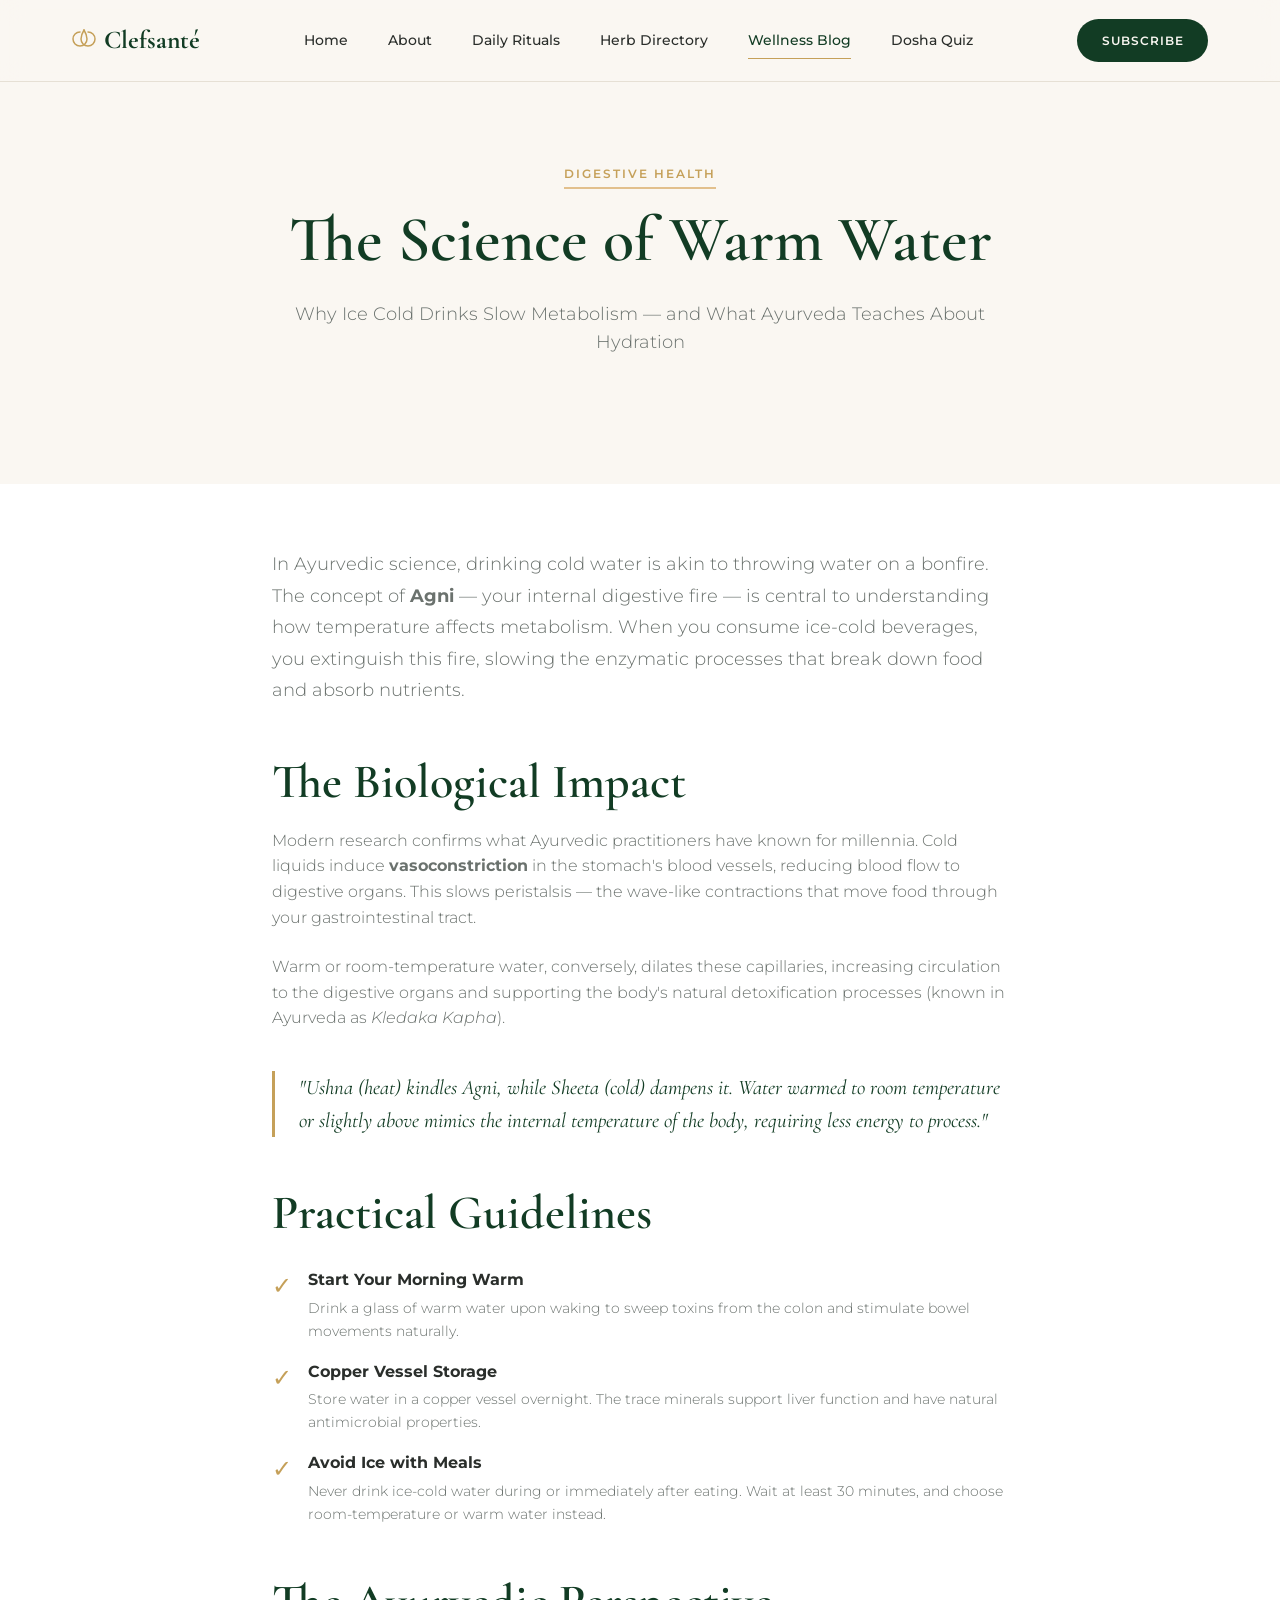
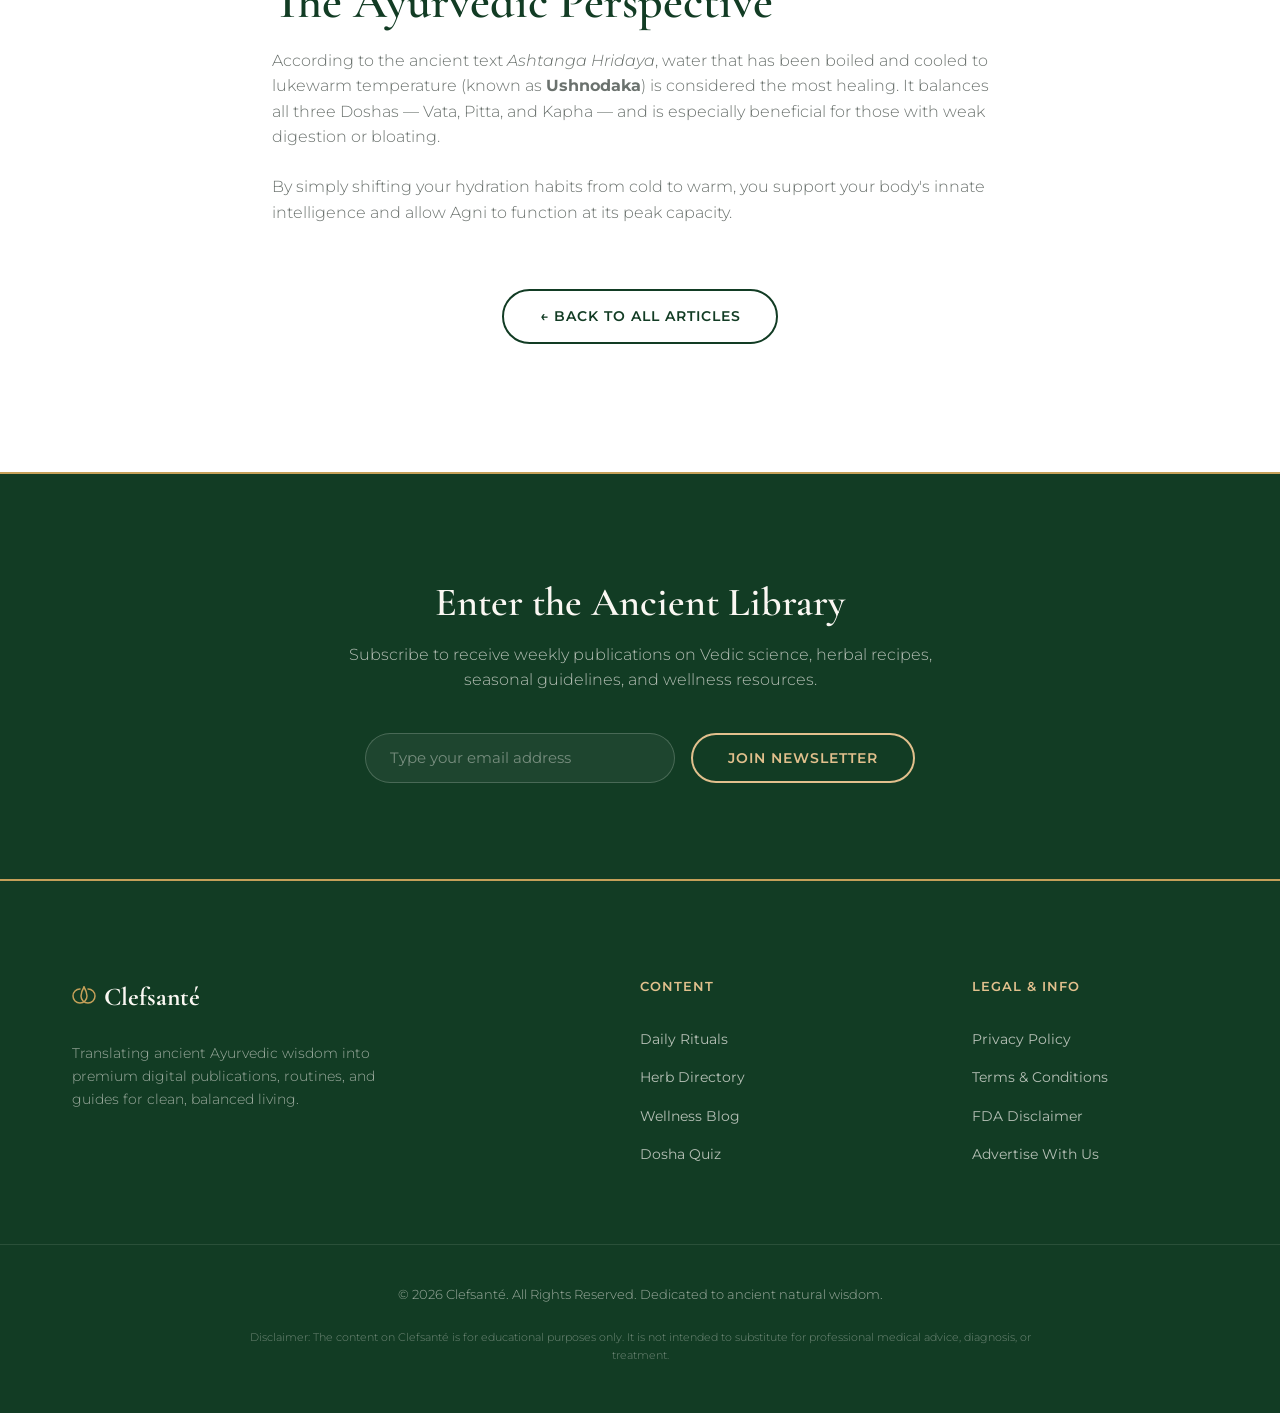
<file: article-warm-water.html>
<!DOCTYPE html>
<html lang="en">
<head>
    <meta charset="UTF-8">
    <meta name="viewport" content="width=device-width, initial-scale=1.0">
    <meta name="description" content="Learn why warm water is essential for Ayurvedic digestion and how cold drinks slow your metabolic fire (Agni).">
    <title>The Science of Warm Water - Clefsanté Wellness</title>
    <link rel="preconnect" href="https://fonts.googleapis.com">
    <link rel="preconnect" href="https://fonts.gstatic.com" crossorigin>
    <link href="https://fonts.googleapis.com/css2?family=Cormorant+Garamond:ital,wght@0,300;0,400;0,600;0,700;1,400&family=Montserrat:wght@300;400;500;600;700&display=swap" rel="stylesheet">
    <link rel="stylesheet" href="style.css">
    <!-- Google AdSense -->
    <script async src="https://pagead2.googlesyndication.com/pagead/js/adsbygoogle.js?client=ca-pub-7567710578353984"
     crossorigin="anonymous"></script>
</head>
<body>

    <header class="main-header">
        <div class="container">
            <a href="index.html" class="logo">
                <svg width="24" height="24" viewBox="0 0 24 24" fill="none" xmlns="http://www.w3.org/2000/svg">
                    <path d="M12 2C12 2 15 7 15 11C15 14.866 11.866 18 8 18C4.13401 18 1 14.866 1 11C1 7 4.13401 4 8 4" stroke="var(--gold-color)" stroke-width="1.5" stroke-linecap="round"/>
                    <path d="M12 2C12 2 9 7 9 11C9 14.866 12.134 18 16 18C19.866 18 23 14.866 23 11C23 7 19.866 4 16 4" stroke="var(--gold-color)" stroke-width="1.5" stroke-linecap="round"/>
                </svg>
                <span>Clefsanté</span>
            </a>
            <nav class="nav-links">
                <a href="index.html">Home</a>
                <a href="about.html">About</a>
                <a href="rituals.html">Daily Rituals</a>
                <a href="herbs.html">Herb Directory</a>
                <a href="blog.html" class="active">Wellness Blog</a>
                <a href="quiz.html">Dosha Quiz</a>
            </nav>
            <div class="header-actions">
                <a href="#newsletter-signup" class="btn btn-primary btn-sm">Subscribe</a>
                <button class="mobile-menu-toggle" aria-label="Toggle Menu">
                    <span></span><span></span><span></span>
                </button>
            </div>
        </div>
    </header>

    <section class="subpage-hero text-center" style="padding: 10rem 0 4rem 0;">
        <div class="container">
            <div class="badge">Digestive Health</div>
            <h1>The Science of Warm Water</h1>
            <p class="section-subtitle">Why Ice Cold Drinks Slow Metabolism — and What Ayurveda Teaches About Hydration</p>
        </div>
    </section>

    <section style="padding: 4rem 0 8rem 0; background-color: var(--bg-white);">
        <div class="container" style="max-width: 800px;">
            <p style="font-size: 1.1rem; line-height: 1.8;">In Ayurvedic science, drinking cold water is akin to throwing water on a bonfire. The concept of <strong>Agni</strong> — your internal digestive fire — is central to understanding how temperature affects metabolism. When you consume ice-cold beverages, you extinguish this fire, slowing the enzymatic processes that break down food and absorb nutrients.</p>

            <h2 style="margin-top: 3rem;">The Biological Impact</h2>
            <p>Modern research confirms what Ayurvedic practitioners have known for millennia. Cold liquids induce <strong>vasoconstriction</strong> in the stomach's blood vessels, reducing blood flow to digestive organs. This slows peristalsis — the wave-like contractions that move food through your gastrointestinal tract.</p>
            <p>Warm or room-temperature water, conversely, dilates these capillaries, increasing circulation to the digestive organs and supporting the body's natural detoxification processes (known in Ayurveda as <em>Kledaka Kapha</em>).</p>

            <blockquote style="border-left: 3px solid var(--gold-color); padding-left: 1.5rem; margin: 2.5rem 0; font-family: var(--font-serif); font-size: 1.3rem; font-style: italic; color: var(--primary-color);">
                "Ushna (heat) kindles Agni, while Sheeta (cold) dampens it. Water warmed to room temperature or slightly above mimics the internal temperature of the body, requiring less energy to process."
            </blockquote>

            <h2 style="margin-top: 3rem;">Practical Guidelines</h2>
            <ul style="list-style: none; display: grid; gap: 1rem; margin-top: 1.5rem;">
                <li style="display: flex; gap: 1rem; align-items: flex-start;">
                    <span style="font-size: 1.5rem; color: var(--gold-color);">✓</span>
                    <div>
                        <strong>Start Your Morning Warm</strong>
                        <p style="font-size: 0.9rem; margin: 0.25rem 0 0 0;">Drink a glass of warm water upon waking to sweep toxins from the colon and stimulate bowel movements naturally.</p>
                    </div>
                </li>
                <li style="display: flex; gap: 1rem; align-items: flex-start;">
                    <span style="font-size: 1.5rem; color: var(--gold-color);">✓</span>
                    <div>
                        <strong>Copper Vessel Storage</strong>
                        <p style="font-size: 0.9rem; margin: 0.25rem 0 0 0;">Store water in a copper vessel overnight. The trace minerals support liver function and have natural antimicrobial properties.</p>
                    </div>
                </li>
                <li style="display: flex; gap: 1rem; align-items: flex-start;">
                    <span style="font-size: 1.5rem; color: var(--gold-color);">✓</span>
                    <div>
                        <strong>Avoid Ice with Meals</strong>
                        <p style="font-size: 0.9rem; margin: 0.25rem 0 0 0;">Never drink ice-cold water during or immediately after eating. Wait at least 30 minutes, and choose room-temperature or warm water instead.</p>
                    </div>
                </li>
            </ul>

            <h2 style="margin-top: 3rem;">The Ayurvedic Perspective</h2>
            <p>According to the ancient text <em>Ashtanga Hridaya</em>, water that has been boiled and cooled to lukewarm temperature (known as <strong>Ushnodaka</strong>) is considered the most healing. It balances all three Doshas — Vata, Pitta, and Kapha — and is especially beneficial for those with weak digestion or bloating.</p>
            <p>By simply shifting your hydration habits from cold to warm, you support your body's innate intelligence and allow Agni to function at its peak capacity.</p>

            <div class="text-center" style="margin-top: 4rem;">
                <a href="blog.html" class="btn btn-outline">← Back to All Articles</a>
            </div>
        </div>
    </section>

    <section id="newsletter-signup" class="newsletter-callout">
        <div class="container text-center">
            <h3>Enter the Ancient Library</h3>
            <p>Subscribe to receive weekly publications on Vedic science, herbal recipes, seasonal guidelines, and wellness resources.</p>
            <form id="footer-newsletter-form" class="footer-newsletter">
                <input type="email" placeholder="Type your email address" required>
                <button type="submit" class="btn btn-outline">Join Newsletter</button>
            </form>
            <div id="footer-newsletter-success" class="newsletter-success text-white">
                <span>✓ Successfully subscribed! Thank you for joining Clefsanté.</span>
            </div>
        </div>
    </section>

    <footer>
        <div class="container footer-content">
            <div class="footer-brand">
                <a href="index.html" class="logo">
                    <svg width="24" height="24" viewBox="0 0 24 24" fill="none" xmlns="http://www.w3.org/2000/svg">
                        <path d="M12 2C12 2 15 7 15 11C15 14.866 11.866 18 8 18C4.13401 18 1 14.866 1 11C1 7 4.13401 4 8 4" stroke="var(--gold-color)" stroke-width="1.5" stroke-linecap="round"/>
                        <path d="M12 2C12 2 9 7 9 11C9 14.866 12.134 18 16 18C19.866 18 23 14.866 23 11C23 7 19.866 4 16 4" stroke="var(--gold-color)" stroke-width="1.5" stroke-linecap="round"/>
                    </svg>
                    <span>Clefsanté</span>
                </a>
                <p>Translating ancient Ayurvedic wisdom into premium digital publications, routines, and guides for clean, balanced living.</p>
            </div>
            <div class="footer-links">
                <h4>Content</h4>
                <ul>
                    <li><a href="rituals.html">Daily Rituals</a></li>
                    <li><a href="herbs.html">Herb Directory</a></li>
                    <li><a href="blog.html">Wellness Blog</a></li>
                    <li><a href="quiz.html">Dosha Quiz</a></li>
                </ul>
            </div>
            <div class="footer-links">
                <h4>Legal & Info</h4>
                <ul>
                    <li><a href="#">Privacy Policy</a></li>
                    <li><a href="#">Terms & Conditions</a></li>
                    <li><a href="#">FDA Disclaimer</a></li>
                    <li><a href="#">Advertise With Us</a></li>
                </ul>
            </div>
        </div>
        <div class="footer-bottom text-center">
            <div class="container">
                <p>&copy; 2026 Clefsanté. All Rights Reserved. Dedicated to ancient natural wisdom.</p>
                <p class="disclaimer">Disclaimer: The content on Clefsanté is for educational purposes only. It is not intended to substitute for professional medical advice, diagnosis, or treatment.</p>
            </div>
        </div>
    </footer>

    <script src="ads.js"></script>
    <script src="multipage.js"></script>
</body>
</html>
</file>
<file: style.css>
/* ==========================================================================
   Clefsanté - Design System & Editorial Styles
   ========================================================================== */

:root {
    /* Color Palette */
    --primary-color: #123C24;       /* Deep Forest Green */
    --primary-light: #2A5A3E;       /* Herbal Green */
    --accent-color: #E2C08D;        /* Soft Gold */
    --gold-color: #C5A059;          /* Deep Gold */
    --gold-glow: rgba(197, 160, 89, 0.15);
    
    --bg-cream: #FAF7F2;            /* Luxurious Soft Cream */
    --bg-white: #FFFFFF;
    --text-charcoal: #2A2E2B;       /* Readable Charcoal */
    --text-muted: #6B726E;          /* Soft Muted Grey */
    --border-color: #E6E0D5;        /* Light Beige Border */

    /* Herb Tag Colors */
    --stress-bg: #F3E5F5;
    --stress-text: #7B1FA2;
    --immunity-bg: #E8F5E9;
    --immunity-text: #2E7D32;
    --digestion-bg: #FFF3E0;
    --digestion-text: #E65100;
    --skin-bg: #E0F7FA;
    --skin-text: #00838F;

    /* Dosha Colors */
    --vata-text: #0D47A1;
    --pitta-text: #D84315;
    --kapha-text: #1B5E20;

    /* Fonts */
    --font-serif: 'Cormorant Garamond', Georgia, serif;
    --font-sans: 'Montserrat', sans-serif;

    /* Layout & Spacing */
    --container-max-width: 1200px;
    --border-radius-sm: 8px;
    --border-radius-md: 16px;
    --border-radius-lg: 24px;
    --transition-smooth: all 0.4s cubic-bezier(0.16, 1, 0.3, 1);
}

/* Reset & Global */
* {
    margin: 0;
    padding: 0;
    box-sizing: border-box;
}

html {
    scroll-behavior: smooth;
    font-size: 16px;
}

body {
    background-color: var(--bg-cream);
    color: var(--text-charcoal);
    font-family: var(--font-sans);
    line-height: 1.6;
    overflow-x: hidden;
    -webkit-font-smoothing: antialiased;
}

/* Typography */
h1, h2, h3, h4 {
    font-family: var(--font-serif);
    color: var(--primary-color);
    font-weight: 600;
}

h1 {
    font-size: clamp(2.5rem, 5vw, 4rem);
    line-height: 1.1;
    margin-bottom: 1.5rem;
}

h2 {
    font-size: clamp(2rem, 4vw, 3rem);
    line-height: 1.2;
    margin-bottom: 1rem;
}

h3 {
    font-size: 1.8rem;
    margin-bottom: 0.75rem;
}

p {
    font-size: 1rem;
    font-weight: 300;
    color: var(--text-muted);
    margin-bottom: 1.5rem;
}

a {
    color: inherit;
    text-decoration: none;
}

/* Layout Containers */
.container {
    width: 100%;
    max-width: var(--container-max-width);
    margin: 0 auto;
    padding: 0 2rem;
}

section {
    padding: 8rem 0;
}

.grid-2 {
    display: grid;
    grid-template-columns: repeat(2, 1fr);
    gap: 4rem;
    align-items: center;
}

.grid-3 {
    display: grid;
    grid-template-columns: repeat(3, 1fr);
    gap: 2.5rem;
}

.grid-4 {
    display: grid;
    grid-template-columns: repeat(4, 1fr);
    gap: 2rem;
}

.gap-sm {
    gap: 1.5rem;
}

.text-center {
    text-align: center;
}

.section-subtitle {
    max-width: 700px;
    margin: 0 auto 4rem auto;
    font-size: 1.1rem;
}

/* Buttons */
.btn {
    display: inline-flex;
    align-items: center;
    justify-content: center;
    padding: 0.9rem 2.2rem;
    font-family: var(--font-sans);
    font-size: 0.85rem;
    font-weight: 600;
    letter-spacing: 1px;
    text-transform: uppercase;
    border-radius: 50px;
    cursor: pointer;
    transition: var(--transition-smooth);
    border: 2px solid transparent;
}

.btn-primary {
    background-color: var(--primary-color);
    color: var(--bg-cream);
}

.btn-primary:hover {
    background-color: var(--primary-light);
    transform: translateY(-2px);
    box-shadow: 0 10px 20px rgba(18, 60, 36, 0.15);
}

.btn-outline {
    background-color: transparent;
    border-color: var(--primary-color);
    color: var(--primary-color);
}

.btn-outline:hover {
    background-color: var(--primary-color);
    color: var(--bg-cream);
    transform: translateY(-2px);
}

.btn-sm {
    padding: 0.6rem 1.4rem;
    font-size: 0.75rem;
}

.btn-block {
    display: block;
    width: 100%;
}

.btn-link {
    background: none;
    border: none;
    color: var(--primary-color);
    font-family: var(--font-sans);
    font-size: 0.85rem;
    font-weight: 600;
    cursor: pointer;
    padding: 0;
    transition: var(--transition-smooth);
}

.btn-link:hover {
    color: var(--gold-color);
    padding-left: 5px;
}

.btn:disabled {
    background-color: #E2E7E4;
    border-color: #E2E7E4;
    color: #A3ACA7;
    cursor: not-allowed;
    transform: none !important;
    box-shadow: none !important;
}

/* Badges */
.badge {
    display: inline-block;
    font-family: var(--font-sans);
    font-size: 0.75rem;
    font-weight: 600;
    letter-spacing: 2px;
    text-transform: uppercase;
    color: var(--gold-color);
    margin-bottom: 1rem;
    border-bottom: 2px solid var(--accent-color);
    padding-bottom: 4px;
}

/* Header & Navigation */
.main-header {
    position: fixed;
    top: 0;
    left: 0;
    width: 100%;
    z-index: 1000;
    background-color: rgba(250, 247, 242, 0.8);
    backdrop-filter: blur(12px);
    border-bottom: 1px solid var(--border-color);
    transition: var(--transition-smooth);
    padding: 1.2rem 0;
}

.main-header.scrolled {
    padding: 0.8rem 0;
    background-color: rgba(250, 247, 242, 0.95);
    box-shadow: 0 4px 30px rgba(0, 0, 0, 0.03);
}

.main-header .container {
    display: flex;
    align-items: center;
    justify-content: space-between;
}

.logo {
    display: flex;
    align-items: center;
    gap: 0.5rem;
    font-family: var(--font-serif);
    font-size: 1.6rem;
    font-weight: 700;
    color: var(--primary-color);
}

.nav-links {
    display: flex;
    gap: 2.5rem;
}

.nav-links a {
    font-size: 0.85rem;
    font-weight: 500;
    color: var(--text-charcoal);
    position: relative;
    padding: 0.5rem 0;
    transition: var(--transition-smooth);
}

.nav-links a::after {
    content: '';
    position: absolute;
    bottom: 0;
    left: 0;
    width: 0;
    height: 1px;
    background-color: var(--gold-color);
    transition: var(--transition-smooth);
}

.nav-links a:hover,
.nav-links a.active {
    color: var(--primary-color);
}

.nav-links a:hover::after,
.nav-links a.active::after {
    width: 100%;
}

.header-actions {
    display: flex;
    align-items: center;
    gap: 1.5rem;
}

.mobile-menu-toggle {
    display: none;
    flex-direction: column;
    justify-content: space-between;
    width: 24px;
    height: 18px;
    background: transparent;
    border: none;
    cursor: pointer;
    z-index: 1001;
}

.mobile-menu-toggle span {
    width: 100%;
    height: 2px;
    background-color: var(--primary-color);
    border-radius: 2px;
    transition: var(--transition-smooth);
}

/* Hero Section */
.hero {
    padding-top: 12rem;
    position: relative;
    overflow: hidden;
}

.hero::before {
    content: '';
    position: absolute;
    top: -20%;
    right: -10%;
    width: 600px;
    height: 600px;
    border-radius: 50%;
    background: radial-gradient(circle, var(--gold-glow) 0%, rgba(250,247,242,0) 70%);
    z-index: -1;
}

.hero-content h1 {
    font-size: clamp(2.8rem, 5vw, 4.2rem);
    margin-bottom: 1.8rem;
}

.hero-content p {
    font-size: 1.1rem;
    margin-bottom: 2.5rem;
    max-width: 520px;
}

.hero-newsletter {
    display: flex;
    gap: 1rem;
    max-width: 500px;
    margin-bottom: 3.5rem;
}

.hero-newsletter input {
    flex: 1;
    font-family: var(--font-sans);
    font-size: 0.95rem;
    padding: 0.9rem 1.5rem;
    border: 1px solid var(--border-color);
    border-radius: 50px;
    background-color: var(--bg-white);
    color: var(--text-charcoal);
    outline: none;
    transition: var(--transition-smooth);
}

.hero-newsletter input:focus {
    border-color: var(--gold-color);
}

.newsletter-success {
    display: none;
    color: var(--primary-light);
    font-size: 0.85rem;
    font-weight: 600;
    margin-bottom: 3rem;
    animation: fadeIn 0.5s ease;
}

.newsletter-success.text-white {
    color: var(--accent-color);
}

.hero-stats {
    display: flex;
    gap: 3rem;
    border-top: 1px solid var(--border-color);
    padding-top: 2.5rem;
}

.stat-item {
    display: flex;
    flex-direction: column;
}

.stat-num {
    font-family: var(--font-serif);
    font-size: 2.2rem;
    font-weight: 700;
    color: var(--primary-color);
    line-height: 1;
    margin-bottom: 0.25rem;
}

.stat-label {
    font-size: 0.75rem;
    color: var(--text-muted);
    text-transform: uppercase;
    letter-spacing: 1px;
}

/* Floating Image Blob */
.hero-visual {
    position: relative;
    display: flex;
    justify-content: center;
    align-items: center;
}

.blob-wrapper {
    position: relative;
    width: 100%;
    max-width: 480px;
    aspect-ratio: 1;
}

.blob-bg {
    position: absolute;
    top: 5%;
    left: 5%;
    width: 90%;
    height: 90%;
    background: radial-gradient(circle, var(--accent-color) 0%, var(--gold-color) 100%);
    border-radius: 60% 40% 30% 70% / 60% 30% 70% 40%;
    opacity: 0.25;
    animation: blob-animate 12s infinite alternate ease-in-out;
    z-index: 1;
}

.hero-img {
    position: relative;
    width: 100%;
    height: 100%;
    object-fit: cover;
    border-radius: 50% 50% 35% 65% / 55% 45% 55% 45%;
    border: 3px solid var(--bg-cream);
    outline: 2px solid var(--gold-color);
    box-shadow: 0 20px 40px rgba(0, 0, 0, 0.1);
    z-index: 2;
    animation: blob-animate 12s infinite alternate-reverse ease-in-out;
}

@keyframes blob-animate {
    0% {
        border-radius: 60% 40% 30% 70% / 60% 30% 70% 40%;
    }
    50% {
        border-radius: 40% 60% 50% 50% / 50% 60% 40% 50%;
    }
    100% {
        border-radius: 50% 50% 35% 65% / 55% 45% 55% 45%;
    }
}

/* Ad Placeholders Styling */
.ad-container {
    max-width: var(--container-max-width);
    margin: 3rem auto;
    padding: 0 2rem;
}

.ad-box {
    background-color: #F3EFE9;
    border: 1px dashed var(--gold-color);
    border-radius: var(--border-radius-sm);
    position: relative;
    overflow: hidden;
    padding: 1.5rem 2rem;
    box-shadow: inset 0 0 10px rgba(0, 0, 0, 0.02);
}

.ad-slot {
    min-height: 90px;
    display: flex;
    align-items: center;
    justify-content: center;
}

.ad-slot.rectangle {
    min-height: 280px;
}

.ad-placeholder-preview {
    background-color: var(--bg-cream);
    border: 2px dashed var(--border-color);
    padding: 2rem;
    text-align: center;
    color: var(--text-muted);
    font-size: 0.85rem;
    border-radius: var(--border-radius-sm);
    width: 100%;
}

.ad-label {
    position: absolute;
    top: 5px;
    right: 10px;
    font-size: 0.6rem;
    text-transform: uppercase;
    letter-spacing: 1px;
    color: var(--text-muted);
    font-weight: 600;
}

.ad-box.leaderboard .ad-content {
    display: flex;
    align-items: center;
    justify-content: space-between;
    gap: 2rem;
}

.ad-box.leaderboard h4 {
    font-family: var(--font-sans);
    font-size: 0.95rem;
    font-weight: 700;
    text-transform: uppercase;
    color: var(--primary-color);
}

.ad-box.leaderboard p {
    font-size: 0.88rem;
    margin: 0;
    flex: 1;
}

.ad-btn {
    font-size: 0.75rem;
    font-weight: 700;
    text-transform: uppercase;
    background-color: var(--primary-color);
    color: var(--bg-cream);
    padding: 0.6rem 1.2rem;
    border-radius: 4px;
    letter-spacing: 0.5px;
    transition: var(--transition-smooth);
}

.ad-btn:hover {
    background-color: var(--primary-light);
}

/* Sidebar grid ad box */
.ad-card-grid {
    grid-column: span 1;
    display: flex;
}

.ad-box.rectangle {
    width: 100%;
    display: flex;
    flex-direction: column;
    justify-content: center;
    padding: 2rem;
}

.ad-content-rec h4 {
    font-family: var(--font-sans);
    font-size: 1rem;
    font-weight: 700;
    text-transform: uppercase;
    margin-bottom: 0.5rem;
    line-height: 1.3;
}

.ad-content-rec p {
    font-size: 0.82rem;
    line-height: 1.5;
    margin-bottom: 1.2rem;
}

.ad-btn-sm {
    display: inline-block;
    font-size: 0.7rem;
    font-weight: 700;
    text-transform: uppercase;
    border-bottom: 2px solid var(--primary-color);
    padding-bottom: 2px;
}

.ad-btn-sm:hover {
    color: var(--gold-color);
    border-color: var(--gold-color);
}

/* Daily Rituals (Dinacharya) Section */
.rituals-section {
    background-color: var(--bg-white);
    border-top: 1px solid var(--border-color);
    border-bottom: 1px solid var(--border-color);
}

.timeline-container {
    max-width: 900px;
    margin: 0 auto;
}

.timeline-tabs {
    display: grid;
    grid-template-columns: repeat(4, 1fr);
    border-bottom: 1px solid var(--border-color);
    margin-bottom: 3rem;
}

.timeline-tab {
    background: none;
    border: none;
    outline: none;
    padding: 1.5rem 1rem;
    cursor: pointer;
    font-family: var(--font-sans);
    text-align: center;
    transition: var(--transition-smooth);
    border-bottom: 3px solid transparent;
}

.timeline-tab:hover {
    background-color: rgba(26, 60, 36, 0.02);
}

.timeline-tab.active {
    border-bottom-color: var(--gold-color);
}

.time-hour {
    display: block;
    font-size: 0.8rem;
    font-weight: 600;
    color: var(--gold-color);
    margin-bottom: 0.25rem;
}

.time-name {
    display: block;
    font-family: var(--font-serif);
    font-size: 1.25rem;
    font-weight: 600;
    color: var(--primary-color);
}

.timeline-content-card {
    background-color: var(--bg-cream);
    border: 1px solid var(--border-color);
    border-radius: var(--border-radius-md);
    padding: 3.5rem;
    display: flex;
    align-items: center;
    gap: 3rem;
    animation: fadeIn 0.6s ease;
}

.timeline-ritual-icon {
    font-size: 4rem;
    width: 100px;
    height: 100px;
    border-radius: 50%;
    background-color: var(--bg-white);
    display: flex;
    align-items: center;
    justify-content: center;
    flex-shrink: 0;
    box-shadow: 0 10px 25px rgba(0, 0, 0, 0.03);
}

.timeline-ritual-text h3 {
    font-size: 2rem;
    margin-bottom: 0.5rem;
}

.timeline-ritual-text .ritual-meta {
    font-size: 0.8rem;
    font-weight: 600;
    text-transform: uppercase;
    letter-spacing: 1px;
    color: var(--text-muted);
    margin-bottom: 1.5rem;
    display: inline-block;
}

.timeline-ritual-text p {
    font-size: 1.02rem;
    margin-bottom: 0;
}

/* Herb Directory Section (Filterable Library) */
.filter-bar {
    display: flex;
    justify-content: center;
    flex-wrap: wrap;
    gap: 1rem;
    margin-bottom: 4rem;
}

.filter-btn {
    background-color: var(--bg-white);
    border: 1px solid var(--border-color);
    font-family: var(--font-sans);
    font-size: 0.8rem;
    font-weight: 600;
    letter-spacing: 0.5px;
    padding: 0.7rem 1.8rem;
    border-radius: 50px;
    cursor: pointer;
    transition: var(--transition-smooth);
}

.filter-btn:hover,
.filter-btn.active {
    background-color: var(--primary-color);
    color: var(--bg-cream);
    border-color: var(--primary-color);
    transform: translateY(-1px);
}

.herb-card {
    background-color: var(--bg-cream);
    border: 1px solid var(--border-color);
    border-radius: var(--border-radius-md);
    overflow: hidden;
    transition: var(--transition-smooth);
    cursor: pointer;
    display: flex;
    flex-direction: column;
}

.herb-card.fade-out {
    opacity: 0;
    transform: scale(0.9);
    display: none;
}

.herb-card.fade-in {
    animation: fadeIn 0.4s ease forwards;
}

.herb-card:hover {
    transform: translateY(-5px);
    box-shadow: 0 15px 30px rgba(18, 60, 36, 0.05);
    border-color: var(--accent-color);
}

.herb-img-placeholder {
    height: 160px;
    background-color: #ECE7DF;
    display: flex;
    align-items: center;
    justify-content: center;
    font-size: 2.8rem;
    position: relative;
    overflow: hidden;
}

.herb-info {
    padding: 1.6rem;
    flex: 1;
    display: flex;
    flex-direction: column;
}

.herb-info p.herb-desc {
    flex: 1;
}

.herb-tag {
    display: inline-block;
    align-self: flex-start;
    font-size: 0.65rem;
    font-weight: 600;
    text-transform: uppercase;
    letter-spacing: 1px;
    padding: 0.2rem 0.6rem;
    border-radius: 4px;
    margin-bottom: 1rem;
}

.herb-tag.stress { background-color: var(--stress-bg); color: var(--stress-text); }
.herb-tag.immunity { background-color: var(--immunity-bg); color: var(--immunity-text); }
.herb-tag.digestion { background-color: var(--digestion-bg); color: var(--digestion-text); }
.herb-tag.skin { background-color: var(--skin-bg); color: var(--skin-text); }

.herb-botanical {
    font-style: italic;
    font-size: 0.8rem;
    color: var(--text-muted);
    margin-bottom: 1rem;
}

.herb-desc {
    font-size: 0.88rem;
    margin-bottom: 1.5rem;
}

/* Modal details */
.modal {
    position: fixed;
    top: 0;
    left: 0;
    width: 100%;
    height: 100%;
    background-color: rgba(18, 60, 36, 0.4);
    backdrop-filter: blur(8px);
    z-index: 2000;
    display: none;
    align-items: center;
    justify-content: center;
    opacity: 0;
    transition: opacity 0.3s ease;
}

.modal.show {
    display: flex;
    opacity: 1;
}

.modal-content {
    background-color: var(--bg-cream);
    max-width: 650px;
    width: 90%;
    padding: 3.5rem;
    border-radius: var(--border-radius-lg);
    border: 1px solid var(--border-color);
    position: relative;
    box-shadow: 0 25px 50px rgba(0,0,0,0.15);
    transform: translateY(20px);
    transition: transform 0.3s ease;
    max-height: 85vh;
    overflow-y: auto;
}

.modal.show .modal-content {
    transform: translateY(0);
}

.modal-close {
    position: absolute;
    top: 1.5rem;
    right: 1.5rem;
    font-size: 2rem;
    line-height: 1;
    background: transparent;
    border: none;
    cursor: pointer;
    color: var(--text-muted);
    transition: var(--transition-smooth);
}

.modal-close:hover {
    color: var(--primary-color);
}

.modal-herb-title {
    font-size: 2.5rem;
    margin-bottom: 0.25rem;
    line-height: 1.2;
}

.modal-herb-botanical {
    font-style: italic;
    color: var(--text-muted);
    margin-bottom: 1.5rem;
    font-size: 0.9rem;
}

.modal-herb-meta {
    display: flex;
    gap: 2rem;
    border-bottom: 1px solid var(--border-color);
    padding-bottom: 1.5rem;
    margin-bottom: 1.5rem;
}

.modal-meta-item {
    font-size: 0.85rem;
}

.modal-meta-item strong {
    display: block;
    color: var(--primary-color);
    font-size: 0.75rem;
    text-transform: uppercase;
    letter-spacing: 0.5px;
}

.modal-body-text h3 {
    font-size: 1.3rem;
    margin: 1.5rem 0 0.5rem 0;
}

.modal-body-text p {
    font-size: 0.95rem;
    line-height: 1.6;
}

/* Editorial Blog / Articles Grid */
.blog-section {
    background-color: var(--bg-white);
    border-top: 1px solid var(--border-color);
    border-bottom: 1px solid var(--border-color);
}

.blog-post-card {
    background-color: var(--bg-cream);
    border: 1px solid var(--border-color);
    border-radius: var(--border-radius-md);
    overflow: hidden;
    transition: var(--transition-smooth);
    cursor: pointer;
    display: flex;
    flex-direction: column;
}

.blog-post-card:hover {
    transform: translateY(-4px);
    box-shadow: 0 15px 30px rgba(0, 0, 0, 0.03);
}

.blog-post-img-placeholder {
    height: 200px;
    background: linear-gradient(135deg, #E6EAE4 0%, #D6DFD3 100%);
    display: flex;
    align-items: center;
    justify-content: center;
    font-size: 4rem;
}

.blog-post-body {
    padding: 2.2rem;
    flex: 1;
    display: flex;
    flex-direction: column;
}

.blog-post-body h3 {
    font-size: 1.45rem;
    line-height: 1.3;
    margin-bottom: 1rem;
    color: var(--primary-color);
    transition: var(--transition-smooth);
}

.blog-post-card:hover .blog-post-body h3 {
    color: var(--gold-color);
}

.blog-post-body p {
    font-size: 0.88rem;
    line-height: 1.6;
    flex: 1;
    margin-bottom: 2rem;
}

.blog-post-category {
    font-size: 0.72rem;
    font-weight: 600;
    text-transform: uppercase;
    letter-spacing: 1px;
    color: var(--gold-color);
    margin-bottom: 0.75rem;
    display: inline-block;
}

.blog-post-meta {
    display: flex;
    justify-content: space-between;
    align-items: center;
    border-top: 1px solid var(--border-color);
    padding-top: 1.2rem;
}

.read-time {
    font-size: 0.75rem;
    font-weight: 500;
    color: var(--text-muted);
}

.font-sm {
    font-size: 0.78rem !important;
}

/* Quiz Section (High Engagement Widget) */
.quiz-box {
    background-color: var(--bg-white);
    border: 1px solid var(--border-color);
    border-radius: var(--border-radius-lg);
    padding: 4.5rem 4rem;
    box-shadow: 0 20px 40px rgba(0, 0, 0, 0.03);
    max-width: 800px;
    margin: 0 auto;
}

.quiz-progress-bar {
    width: 100%;
    height: 4px;
    background-color: var(--bg-cream);
    border-radius: 2px;
    margin: 2.5rem 0;
    overflow: hidden;
}

.quiz-progress-bar .progress {
    height: 100%;
    background-color: var(--gold-color);
    transition: width 0.4s ease;
}

.quiz-body {
    min-height: 250px;
}

.quiz-question-slide {
    animation: fadeIn 0.5s ease;
}

.quiz-question-slide h3 {
    font-size: 1.6rem;
    margin-bottom: 2rem;
    color: var(--primary-color);
}

.quiz-options {
    display: grid;
    gap: 1rem;
}

.quiz-option {
    display: flex;
    align-items: center;
    background-color: var(--bg-cream);
    border: 1px solid var(--border-color);
    border-radius: var(--border-radius-sm);
    padding: 1.2rem 1.5rem;
    cursor: pointer;
    transition: var(--transition-smooth);
}

.quiz-option:hover {
    border-color: var(--primary-light);
    background-color: var(--bg-white);
}

.quiz-option input[type="radio"] {
    display: none;
}

.quiz-option-indicator {
    width: 20px;
    height: 20px;
    border: 2px solid var(--border-color);
    border-radius: 50%;
    margin-right: 1.2rem;
    display: flex;
    align-items: center;
    justify-content: center;
    transition: var(--transition-smooth);
}

.quiz-option-indicator::after {
    content: '';
    width: 10px;
    height: 10px;
    border-radius: 50%;
    background-color: var(--gold-color);
    transform: scale(0);
    transition: var(--transition-smooth);
}

.quiz-option.selected {
    border-color: var(--gold-color);
    background-color: rgba(197, 160, 89, 0.05);
}

.quiz-option.selected .quiz-option-indicator {
    border-color: var(--gold-color);
}

.quiz-option.selected .quiz-option-indicator::after {
    transform: scale(1);
}

.quiz-option-text {
    font-size: 0.95rem;
    font-weight: 500;
}

.quiz-footer {
    display: flex;
    justify-content: space-between;
    margin-top: 3rem;
    border-top: 1px solid var(--border-color);
    padding-top: 2rem;
}

/* Quiz Results Styles */
.results-container {
    text-align: center;
    animation: fadeIn 0.8s ease;
}

.results-chart {
    display: flex;
    justify-content: center;
    gap: 2rem;
    margin: 3rem 0;
}

.chart-bar-wrapper {
    display: flex;
    flex-direction: column;
    align-items: center;
    width: 80px;
}

.chart-bar-container {
    width: 32px;
    height: 200px;
    background-color: var(--bg-cream);
    border-radius: 50px;
    position: relative;
    overflow: hidden;
    margin-bottom: 1rem;
    border: 1px solid var(--border-color);
}

.chart-fill {
    width: 100%;
    position: absolute;
    bottom: 0;
    border-radius: 50px;
    transition: height 1s ease-out;
}

.vata-fill { background-color: var(--vata-text); }
.pitta-fill { background-color: var(--pitta-text); }
.kapha-fill { background-color: var(--kapha-text); }

.results-verdict {
    margin-bottom: 2rem;
}

.results-verdict h3 {
    font-size: 2.2rem;
}

.results-description {
    font-size: 1.05rem;
    max-width: 600px;
    margin: 0 auto 3rem auto;
}

/* Newsletter Callout Block */
.newsletter-callout {
    background-color: var(--primary-color);
    color: var(--bg-cream);
    padding: 6rem 0;
    border-top: 2px solid var(--gold-color);
    border-bottom: 2px solid var(--gold-color);
}

.newsletter-callout h3 {
    color: var(--bg-cream);
    font-size: 2.5rem;
    margin-bottom: 0.5rem;
}

.newsletter-callout p {
    color: rgba(250, 247, 242, 0.7);
    max-width: 600px;
    margin: 0 auto 2.5rem auto;
}

.footer-newsletter {
    display: flex;
    gap: 1rem;
    max-width: 550px;
    margin: 0 auto;
}

.footer-newsletter input {
    flex: 1;
    font-family: var(--font-sans);
    font-size: 0.95rem;
    padding: 0.9rem 1.5rem;
    border: 1px solid rgba(250, 247, 242, 0.2);
    border-radius: 50px;
    background-color: rgba(250, 247, 242, 0.05);
    color: var(--bg-cream);
    outline: none;
    transition: var(--transition-smooth);
}

.footer-newsletter input::placeholder {
    color: rgba(250, 247, 242, 0.4);
}

.footer-newsletter input:focus {
    border-color: var(--accent-color);
    background-color: rgba(250, 247, 242, 0.1);
}

.footer-newsletter button {
    border-color: var(--accent-color);
    color: var(--accent-color);
}

.footer-newsletter button:hover {
    background-color: var(--accent-color);
    color: var(--primary-color);
}

/* Footer styling */
footer {
    background-color: var(--primary-color);
    color: var(--bg-cream);
    padding: 6rem 0 3rem 0;
}

footer p {
    color: rgba(250, 247, 242, 0.6);
}

.footer-content {
    display: grid;
    grid-template-columns: 2fr 1fr 1fr;
    gap: 6rem;
    margin-bottom: 4rem;
}

.footer-brand .logo {
    color: var(--bg-cream);
    margin-bottom: 1.5rem;
}

.footer-brand p {
    max-width: 320px;
    font-size: 0.9rem;
}

.footer-links h4 {
    color: var(--accent-color);
    font-family: var(--font-sans);
    font-size: 0.8rem;
    font-weight: 600;
    letter-spacing: 1px;
    text-transform: uppercase;
    margin-bottom: 1.8rem;
}

.footer-links ul {
    list-style: none;
}

.footer-links li {
    margin-bottom: 0.8rem;
}

.footer-links a {
    font-size: 0.9rem;
    color: rgba(250, 247, 242, 0.7);
    transition: var(--transition-smooth);
}

.footer-links a:hover {
    color: var(--accent-color);
    padding-left: 4px;
}

.footer-bottom {
    border-top: 1px solid rgba(250, 247, 242, 0.1);
    padding-top: 2.5rem;
}

.footer-bottom p {
    font-size: 0.8rem;
    margin-bottom: 0.5rem;
}

.footer-bottom .disclaimer {
    font-size: 0.7rem;
    color: rgba(250, 247, 242, 0.4);
    max-width: 800px;
    margin: 1.5rem auto 0 auto;
}

/* Animation utilities */
@keyframes fadeIn {
    from {
        opacity: 0;
        transform: translateY(10px);
    }
    to {
        opacity: 1;
        transform: translateY(0);
    }
}

/* Custom Scrollbar */
::-webkit-scrollbar {
    width: 10px;
}

::-webkit-scrollbar-track {
    background: var(--bg-cream);
}

::-webkit-scrollbar-thumb {
    background: var(--primary-light);
    border: 2px solid var(--bg-cream);
    border-radius: 5px;
}

::-webkit-scrollbar-thumb:hover {
    background: var(--primary-color);
}

/* Responsive Breakpoints */
@media (max-width: 1024px) {
    .grid-4 {
        grid-template-columns: repeat(2, 1fr);
    }
}

@media (max-width: 768px) {
    section {
        padding: 5rem 0;
    }
    
    .grid-2, .grid-3 {
        grid-template-columns: 1fr;
        gap: 3rem;
    }

    .footer-content {
        grid-template-columns: 1fr;
        gap: 3rem;
    }

    .hero {
        padding-top: 8rem;
    }

    .hero-content {
        text-align: center;
    }

    .hero-content p {
        margin-left: auto;
        margin-right: auto;
    }

    .hero-newsletter {
        flex-direction: column;
        margin-left: auto;
        margin-right: auto;
    }

    .hero-stats {
        justify-content: center;
        gap: 2rem;
    }

    .mobile-menu-toggle {
        display: flex;
    }

    .nav-links {
        position: fixed;
        top: 0;
        right: -100%;
        width: 80%;
        max-width: 320px;
        height: 100vh;
        background-color: var(--bg-cream);
        flex-direction: column;
        justify-content: center;
        align-items: center;
        gap: 2rem;
        z-index: 1000;
        box-shadow: -10px 0 30px rgba(0,0,0,0.05);
        transition: var(--transition-smooth);
    }

    .nav-links.active {
        right: 0;
    }

    .mobile-menu-toggle.active span:nth-child(1) {
        transform: translateY(8px) rotate(45deg);
    }
    
    .mobile-menu-toggle.active span:nth-child(2) {
        opacity: 0;
    }

    .mobile-menu-toggle.active span:nth-child(3) {
        transform: translateY(-8px) rotate(-45deg);
    }

    .timeline-tabs {
        grid-template-columns: repeat(2, 1fr);
    }

    .timeline-content-card {
        flex-direction: column;
        text-align: center;
        padding: 2.5rem 1.5rem;
    }

    .ad-box.leaderboard .ad-content {
        flex-direction: column;
        text-align: center;
        gap: 1rem;
    }

    .ad-box.leaderboard p {
        margin-bottom: 1rem;
    }

    .quiz-box {
        padding: 2.5rem 1.5rem;
    }
}
</file>
